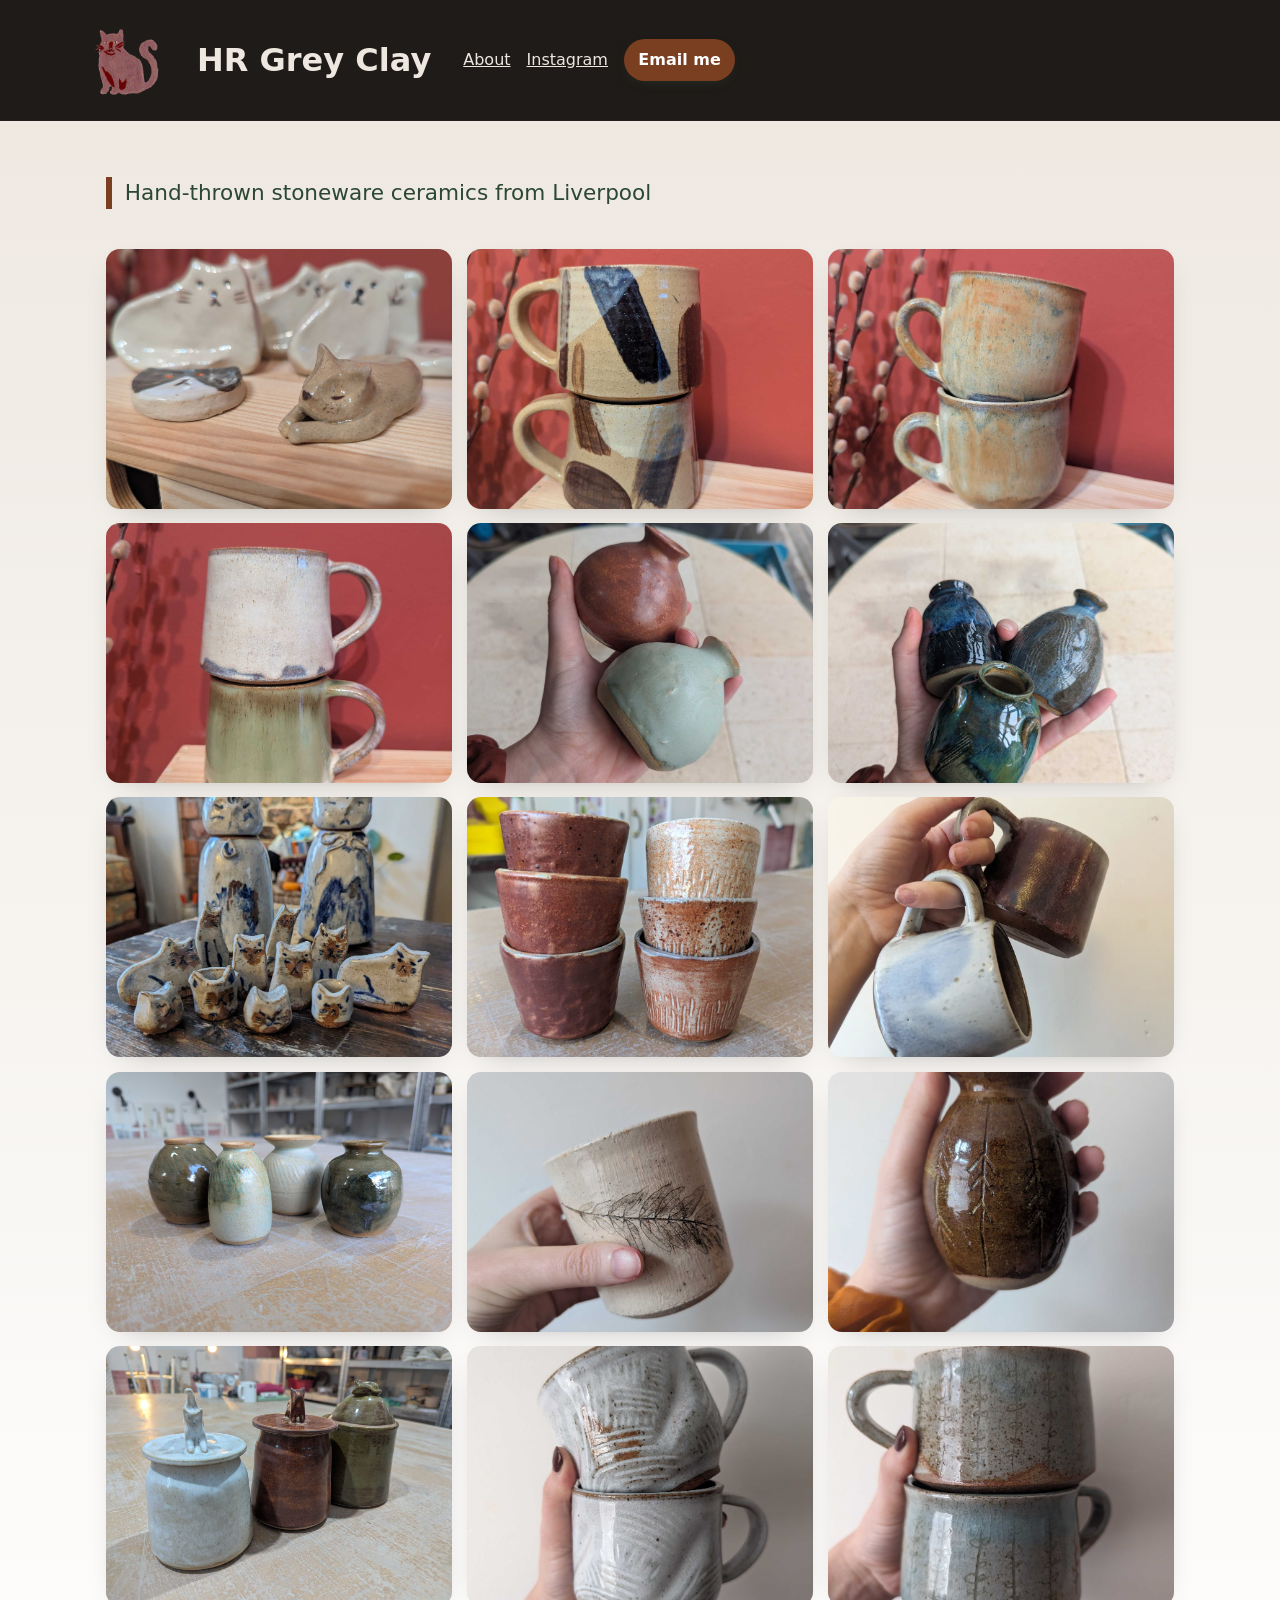
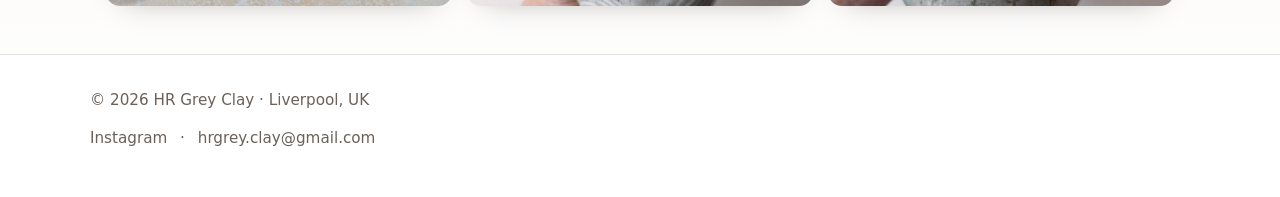
<file: index.html>
<!doctype html>
<html lang="en">
  <head>
    <meta charset="utf-8" />
    <meta name="viewport" content="width=device-width, initial-scale=1" />

    <title>HR Grey Clay — Hand‑thrown stoneware ceramics</title>
    <meta
      name="description"
      content="Hand-thrown stoneware ceramics from Liverpool. Minimal, earthy pieces by HR Grey Clay."
    />

    <!-- Canonical (prefer non‑www) -->
    <link rel="canonical" href="https://hrgreyclay.co.uk/" />

    <!-- Open Graph / Twitter -->
    <meta property="og:title" content="HR Grey Clay" />
    <meta
      property="og:description"
      content="Hand-thrown stoneware ceramics from Liverpool."
    />
    <meta property="og:type" content="website" />
    <meta property="og:url" content="https://hrgreyclay.co.uk/" />
    <meta
      property="og:image"
      content="https://hrgreyclay.co.uk/images/cats-figurines.jpg"
    />
    <meta name="twitter:card" content="summary_large_image" />

    <link rel="stylesheet" href="styles.css" />
  </head>
  <body>
    <header class="site-header">
      <div class="container header-inner">
        <img class="logo-image" src="images/Cat_sitting_red.png" />
        <h1 class="brand">HR Grey Clay</h1>

        <nav class="nav">
          <a class="nav-link" href="about.html">About</a>
          <a
            class="nav-link"
            href="https://instagram.com/hrgrey.clay"
            target="_blank"
            rel="noopener"
            >Instagram</a
          >
          <a class="button email" href="mailto:hrgrey.clay@gmail.com"
            >Email me</a
          >
        </nav>
      </div>
    </header>

    <main>
      <!-- Hero / Intro -->
      <section class="hero">
        <div class="container">
          <p class="tagline">Hand‑thrown stoneware ceramics from Liverpool</p>
        </div>
      </section>

      <!-- Gallery -->
      <section class="gallery-section">
        <div class="container">
          <div class="grid">
            <!-- Each image: small hover expand + caption on zoom -->
            <figure class="card">
              <img
                src="images/cat-collection.jpg"
                alt="Collection of stoneware cats"
                loading="lazy"
                data-caption="Collection of stoneware cats"
              />
            </figure>

            <figure class="card">
              <img
                src="images/stripe-mugs.jpg"
                alt="Mugs with underglaze stripes"
                loading="lazy"
                data-caption="Mugs with underglaze stripes"
              />
            </figure>

            <figure class="card">
              <img
                src="images/iron-mugs.jpg"
                alt="iron glazed mugs"
                loading="lazy"
                data-caption="Iron glazed mugs"
              />
            </figure>

            <figure class="card">
              <img
                src="images/flux-mugs.jpg"
                alt="Flux glazed mugs"
                loading="lazy"
                data-caption="Flux glazed mugs"
              />
            </figure>

            <figure class="card">
              <img
                src="images/matte-bud-vases.jpg"
                alt="Small matte bud vases"
                loading="lazy"
                data-caption="Bud vases - slip texture applied before glazing"
              />
            </figure>

            <figure class="card">
              <img
                src="images/glossy-bud-vases.jpg"
                alt="Small shiny bud vases"
                loading="lazy"
                data-caption="Bud vases - shiny glazes combinations and texture"
              />
            </figure>

            <figure class="card">
              <img
                src="images/cats-figurines.jpg"
                alt="Small blue and white cat figurines arranged on a wooden table"
                loading="lazy"
                data-caption="Cat figurines and jars — stoneware, cobalt oxide"
              />
            </figure>

            <figure class="card">
              <img
                src="images/cups-stacked-rust.jpg"
                alt="Stack of rust-coloured glaze espresso cups"
                loading="lazy"
                data-caption="Rust and shino cups — speckled stoneware clay"
              />
            </figure>

            <figure class="card">
              <img
                src="images/cups-stacked-sand.jpg"
                alt="Stack cups with textured glaze"
                loading="lazy"
                data-caption="Gas fired mugs - flashes of red an unexpected surprise"
              />
            </figure>

            <figure class="card">
              <img
                src="images/mini-vases-green.jpg"
                alt="Four miniature vases in varied green glazes"
                loading="lazy"
                data-caption="Mini vases — moss glazes and copper oxide"
              />
            </figure>

            <figure class="card">
              <img
                src="images/leaf-etched-cup.jpg"
                alt="Cup with delicate leaf etching held in a hand"
                loading="lazy"
                data-caption="Lead imprint cup with iron oxide"
              />
            </figure>

            <figure class="card">
              <img
                src="images/small-brown-vase.jpg"
                alt="Small brown stoneware vase with carved vertical lines"
                loading="lazy"
                data-caption="Small carved vase — ash brown"
              />
            </figure>

            <figure class="card">
              <img
                src="images/lidded-jars.jpg"
                alt="Three lidded jars topped with small animal figures"
                loading="lazy"
                data-caption="Lidded jars with cat sculpted handles"
              />
            </figure>

            <figure class="card">
              <img
                src="images/mugs-white.jpg"
                alt="Two white stoneware mugs stacked, with brush texture"
                loading="lazy"
                data-caption="White mugs — brushed slip texture"
              />
            </figure>

            <figure class="card">
              <img
                src="images/mugs-bluegreen.jpg"
                alt="Two blue-green mugs stacked, speckled glaze"
                loading="lazy"
                data-caption="Blue-green mugs — speckled glaze"
              />
            </figure>
          </div>
        </div>
      </section>
    </main>

    <footer class="site-footer">
      <div class="container footer-inner">
        <p>© <span id="year"></span> HR Grey Clay · Liverpool, UK</p>
        <p>
          <a
            href="https://instagram.com/hrgrey.clay"
            target="_blank"
            rel="noopener"
            >Instagram</a
          >
          <span class="dot">·</span>
          <a href="mailto:hrgrey.clay@gmail.com">hrgrey.clay@gmail.com</a>
        </p>
      </div>
    </footer>

    <!-- Lightbox modal -->
    <div class="lightbox" aria-hidden="true">
      <button class="lightbox-close" aria-label="Close">×</button>
      <img class="lightbox-image" alt="" />
      <figcaption class="lightbox-caption"></figcaption>
    </div>

    <script src="script.js"></script>
  </body>
</html>
</file>
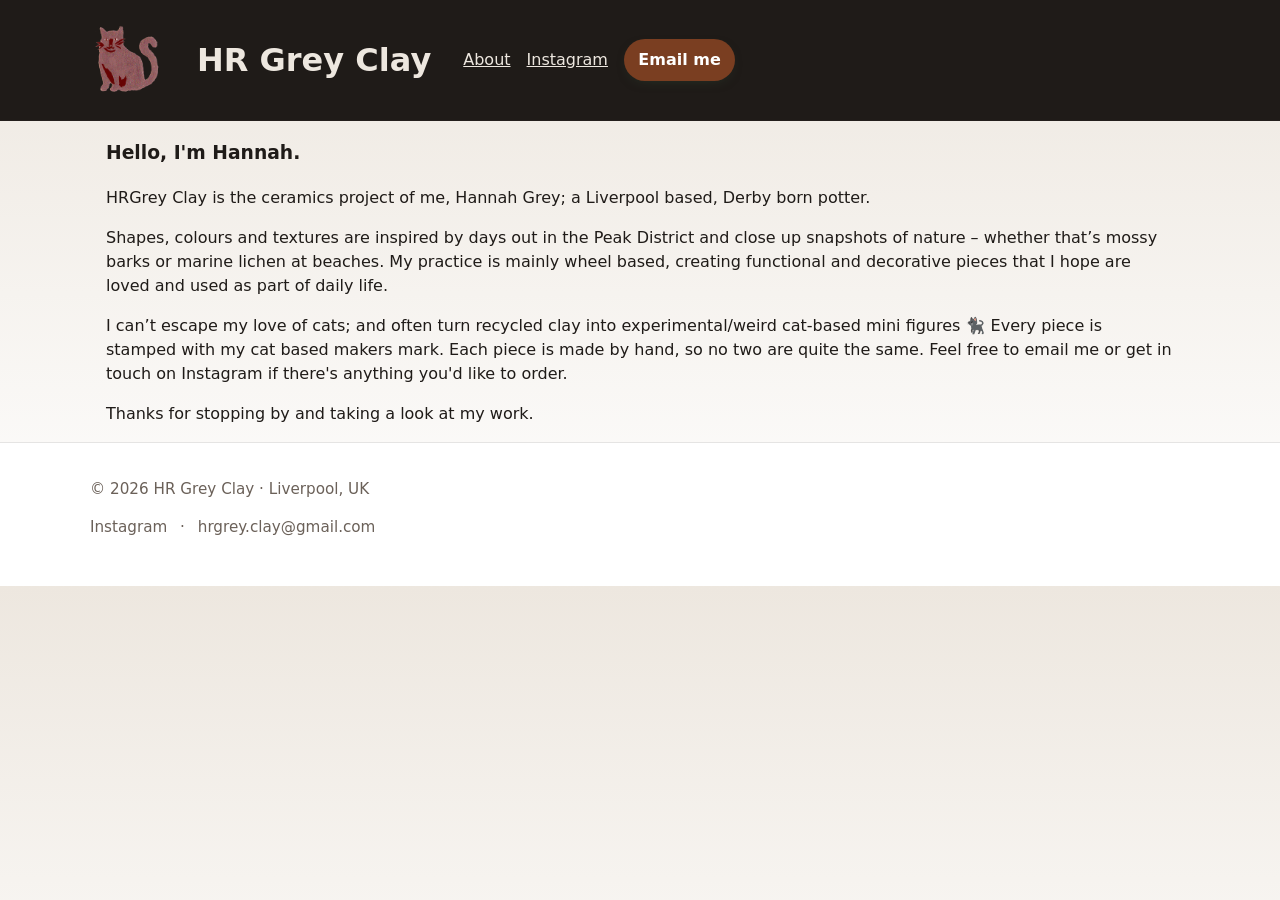
<file: about.html>
<!DOCTYPE html>
<html lang="en">
<head>
  <meta charset="utf-8" />
  <meta name="viewport" content="width=device-width, initial-scale=1" />

  <title>About — HR Grey Clay</title>
  <meta name="description" content="A little about HR Grey Clay, a maker of hand-thrown stoneware ceramics in Liverpool." />

  <link rel="canonical" href="https://hrgreyclay.co.uk/about.html" />
  <link rel="stylesheet" href="styles.css" />
</head>

<body>
  <header class="site-header">
    <div class="container header-inner">
      <a href="index.html" class="logo-link">
        <img class="logo-image"
             src="images/Cat_sitting_red.png"
             alt="HR Grey Clay" />
      </a>

      <h1 class="brand">HR Grey Clay</h1>

      <nav class="nav">
        <a class="nav-link active" href="about.html">About</a>
        <a class="nav-link"
           href="https://instagram.com/hrgrey.clay"
           target="_blank"
           rel="noopener">Instagram</a>
        <a class="button email"
           href="mailto:hrgrey.clay@gmail.com">Email me</a>
      </nav>
    </div>
  </header>

  <main class="about-page">
    <section class="container about-content">
      <div class="about-layout">
        <div class="about-text">
          <h3>Hello, I'm Hannah.</h3>

          <p>
           HRGrey Clay is the ceramics project of me, Hannah Grey; a Liverpool based, Derby born potter.
          </p>

          <p>Shapes, colours and textures are inspired by days out in the Peak District and close up snapshots of nature – whether that’s mossy barks or marine lichen at beaches. My practice is mainly wheel based, creating functional and decorative pieces that I hope are loved and used as part of daily life.</p>

          <p>
            I can’t escape my love of cats; and often turn recycled clay into experimental/weird cat-based mini figures 🐈‍⬛ Every piece is stamped with my cat based makers mark.
            Each piece is made by hand, so no two are quite the same. Feel free to email me or get in touch on Instagram if there's anything you'd like to order.
          </p>

          <p>
            Thanks for stopping by and taking a look at my work.
          </p>
        </div>

      </div>

    </section>
  </main>

  <footer class="site-footer">
    <div class="container footer-inner">
      <p>© <span id="year"></span> HR Grey Clay · Liverpool, UK</p>
      <p>
        <a href="https://instagram.com/hrgrey.clay"
           target="_blank"
           rel="noopener">Instagram</a>
        <span class="dot">·</span>
        <a href="mailto:hrgrey.clay@gmail.com">
          hrgrey.clay@gmail.com
        </a>
      </p>
    </div>
  </footer>

  <script>
    document.getElementById('year').textContent =
      new Date().getFullYear();
  </script>
</body>
</html>
</file>
<file: styles.css>
/* ========== Theme ========== */
:root{
  --sand: #EDE7DF;       /* softer, duskier */
  --rust: #7A3E21;       /* deep autumn rust */
  --rust-700: #5C2D18;   /* darker accent */
  --moss: #2C4733;       /* deep forest green */
  --charcoal: #1F1B18;   /* moodier text */
  --stone: #3B362F22;    /* subtle border tint */
}

/* Resets & base */
* { box-sizing: border-box; }
html, body { margin: 0; padding: 0; }
body {
  font-family: ui-sans-serif, system-ui, -apple-system, Segoe UI, Roboto, Helvetica, Arial, "Apple Color Emoji", "Segoe UI Emoji";
  color: var(--charcoal);
  background: linear-gradient(180deg, var(--sand), #fff);
  line-height: 1.5;
}

/* Utilities */
.container { max-width: 1100px; margin: 0 auto; padding: 0 1rem; }


/* Header */
.site-header {
  position: sticky;
  top: 0;
  z-index: 10;
  background: var(--charcoal);
  border-bottom: 1px solid var(--stone);
  backdrop-filter: saturate(120%) blur(2px);
}

.header-inner {
  display: flex;
  align-items: center;
  justify-content: flex-start;   
  gap: 2rem;                  
  padding: .9rem 0;
}

.brand {
  color: var(--sand);
  display: flex;
  align-items: center;
  gap: .55rem;
}

.logo-image {
  width: 75px;
  height: 75px;
  object-fit: contain;
  flex-shrink: 0;
}

.nav {
  display: flex;
  align-items: center;
  gap: 1rem;
  flex-wrap: nowrap;           
}

.nav-link {
  color: var(--sand);
}

.nav-link:hover {
  border-color: var(--rust); 
  color: var(--rust);
}

@media (max-width: 620px) {
  .header-inner {
    display: grid;
    grid-template-columns: 42px 1fr;
    grid-template-areas:
      "logo brand"
      "nav nav";
    align-items: center;
    gap: 0.5rem 0.75rem;
    padding: 0.65rem 1rem;
  }

  .logo-image {
    grid-area: logo;
    width: 42px;
    height: 42px;
  }

  .brand {
    grid-area: brand;
    margin: 0;
    font-size: 1.4rem;
  }

  .nav {
    grid-area: nav;
    display: flex;
    align-items: center;
    justify-content: flex-end;
    flex-wrap: nowrap;
    gap: 1rem;
  }

  .nav-link,
  .button {
    white-space: nowrap;
    font-size: 0.9rem;
  }

  .button {
    padding: 0.4rem 0.75rem;
  }

    .logo-link {
    grid-area: logo;
  }

  .logo-image {
    grid-area: auto;
  }
}

.button {
  display: inline-block;
  background: var(--moss); color: #fff; text-decoration: none;
  padding: .55rem .9rem; border-radius: 999px; font-weight: 600;
  transition: transform .15s ease, box-shadow .15s ease, background-color .2s ease;
  box-shadow: 0 4px 14px -8px rgba(62,107,74,.5);
}

.button {
  background: var(--moss);
  color: #fff;
}

.button.email {
  background: var(--rust);
}

.button.email:hover { background: var(--rust-700); }

/* Hero */
.hero { padding: 3.5rem 0 1.5rem 0; }
.tagline {
  font-size: clamp(1.1rem, 2.5vw, 1.35rem);
  color: var(--moss);
  border-left: 6px solid var(--rust);
  padding-left: .8rem; margin: 0;
}

/* Gallery grid */
.gallery-section { padding: 1rem 0 3rem; }
.grid {
  display: grid;
  grid-template-columns: repeat(12, 1fr);
  gap: .9rem;
}

.card img {
  cursor: pointer;
}

.card {
  grid-column: span 4; /* 3 per row on desktop */
  margin: 0;
}
@media (max-width: 900px) { .card { grid-column: span 6; } } /* 2 per row */
@media (max-width: 560px) { .card { grid-column: span 12; } } /* 1 per row */

.card img{
  width: 100%;
  height: 100%;
  display: block;
  aspect-ratio: 4 / 3;
  object-fit: cover;
  border-radius: 14px;
  background: #eee;
  box-shadow: 0 10px 30px -18px rgba(0,0,0,.35);
  transition: transform .18s ease, box-shadow .18s ease, filter .18s ease;
  will-change: transform;
}
.card img:hover{
  transform: scale(1.03);                    /* small expand on hover */
  box-shadow: 0 18px 40px -20px rgba(0,0,0,.45);
  filter: saturate(1.04);
}
@media (prefers-reduced-motion: reduce) {
  .card img, .button { transition: none; }
}

/* Footer */
.site-footer {
  border-top: 1px solid var(--stone);
  background: #fff; color: #6b6159;
}
.footer-inner { padding: 1.2rem 0 2rem; font-size: .95rem; }
.footer-inner a { color: inherit; text-decoration: none; border-bottom: 1px solid transparent; }
.footer-inner a:hover { border-color: var(--moss); color: var(--moss); }
.footer-inner .dot { margin: 0 .5rem; }

/* Lightbox */
.lightbox {
  position: fixed;
  inset: 0;
  display: none;
  flex-direction: column;
  align-items: center;
  justify-content: center;
  background: rgba(122, 62, 34, .75);
  z-index: 50;
  padding: 1rem;
}

.lightbox.open {
  display: flex;
}

.lightbox-image {
  display: block;
  width: auto;
  height: auto;
  max-width: 100%;
  max-height: 80vh;
  object-fit: contain;
  border-radius: 16px;
  box-shadow: 0 25px 50px -20px rgba(0, 0, 0, .65);
}

.lightbox-caption {
  margin-top: .75rem;
  padding: 0 .5rem;
  color: #f5f5f5;
  text-align: center;
  font-size: .95rem;
  max-width: 600px;
}

.lightbox-close {
  position: absolute;
  top: 14px;
  right: 14px;
  width: 40px;
  height: 40px;
  border-radius: 50%;
  background: #ffffffd6;
  border: 0;
  font-size: 1.5rem;
  cursor: pointer;
  color: var(--charcoal);
  box-shadow: 0 6px 18px -10px rgba(0, 0, 0, .5);
}

.lightbox-close:hover {
  background: #fff;
}

@media (max-width: 620px) {
  .lightbox {
    padding: 0.75rem;
  }

  .lightbox-image {
    max-width: 100%;
    max-height: 75vh;
    border-radius: 10px;
  }

  .lightbox-caption {
    font-size: .9rem;
    margin-top: .6rem;
  }
}
</file>
